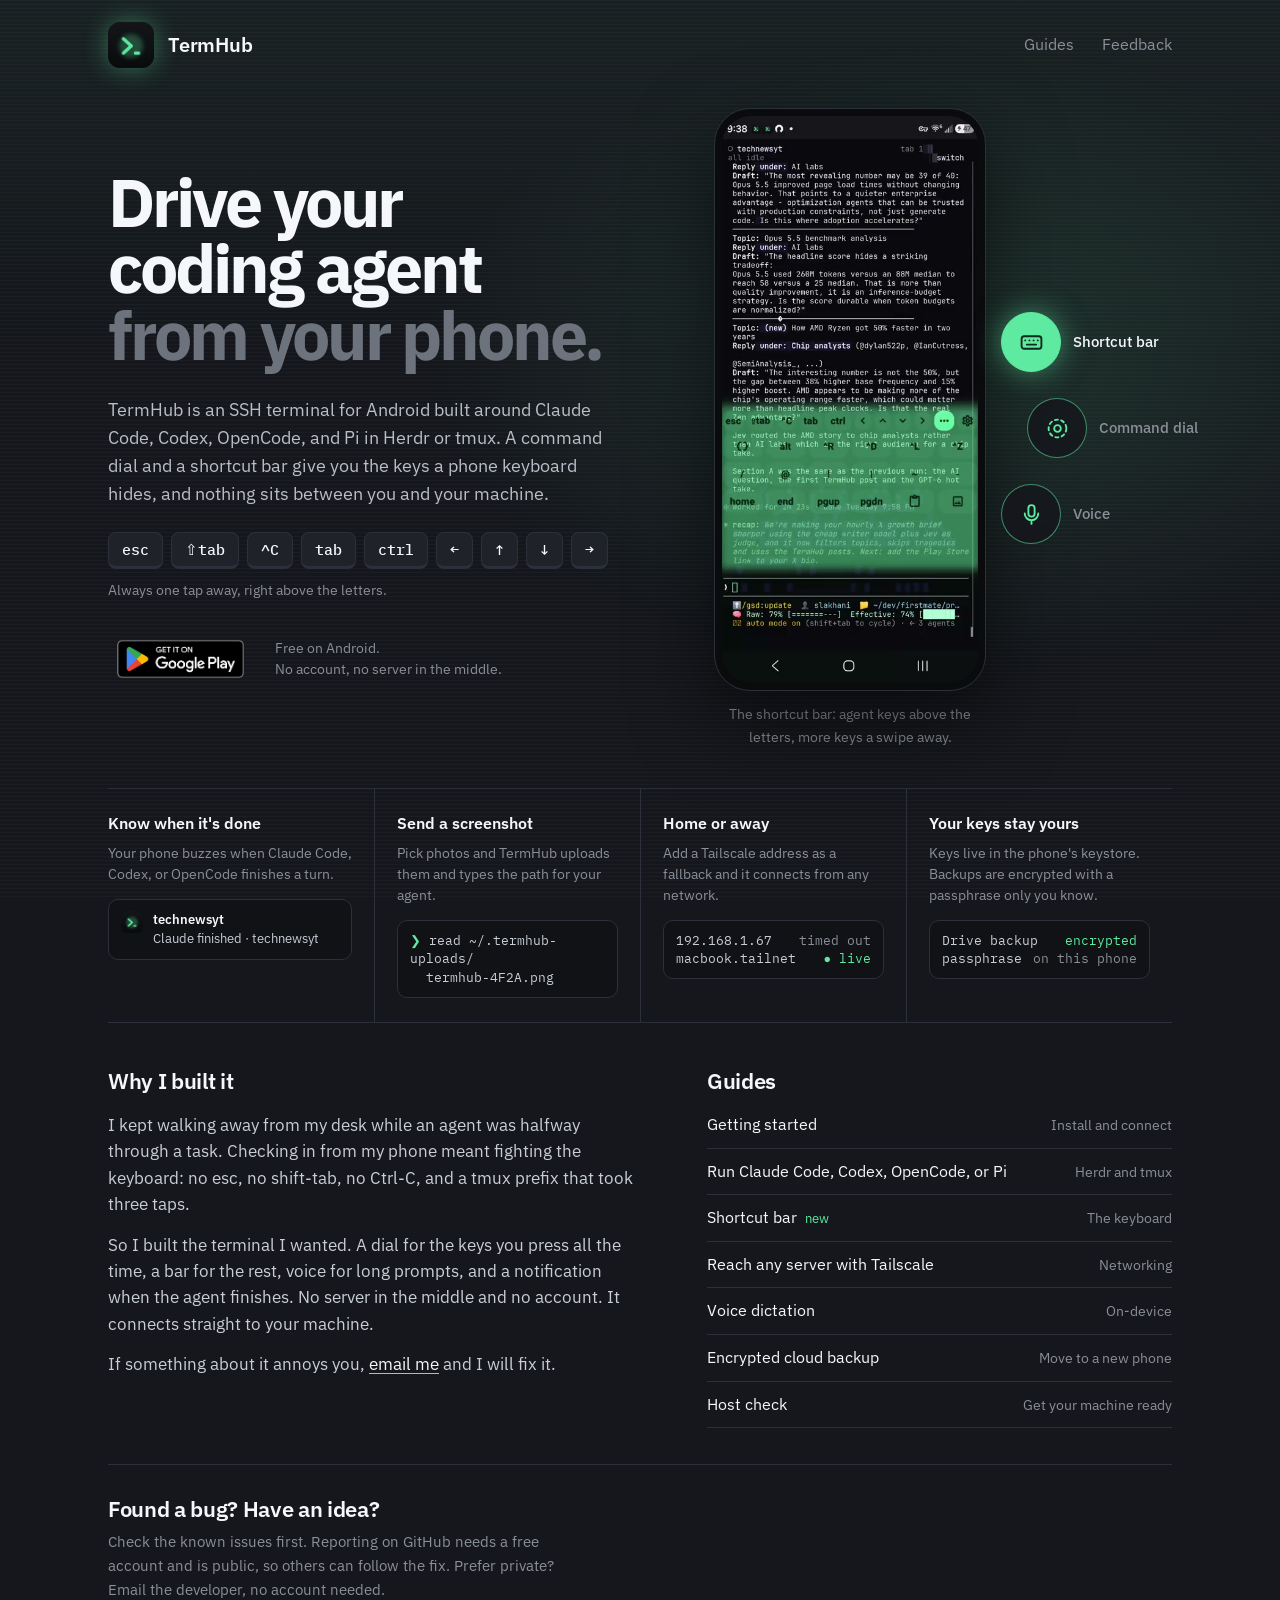
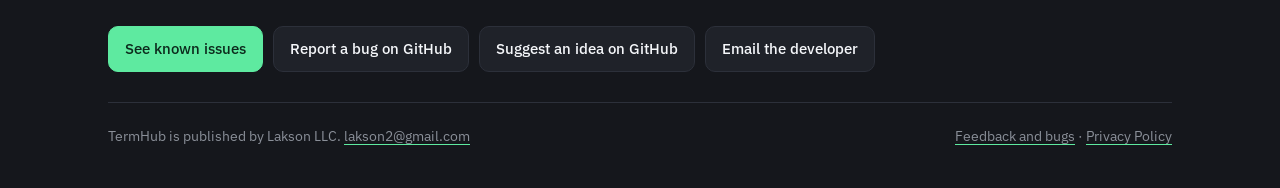
<file: index.html>
<!doctype html>
<html lang="en">
<head>
  <meta charset="utf-8" />
  <meta name="viewport" content="width=device-width, initial-scale=1" />
  <title>TermHub</title>
  <meta name="description" content="TermHub is an SSH terminal for Android built to drive Claude Code, Codex, OpenCode, and Pi in Herdr or tmux from your phone." />
  <link rel="icon" type="image/png" href="logo.png" />
  <link rel="canonical" href="https://lakson-llc.github.io/termhub-site/" />
  <meta property="og:type" content="website" />
  <meta property="og:site_name" content="TermHub" />
  <meta property="og:url" content="https://lakson-llc.github.io/termhub-site/" />
  <meta property="og:title" content="TermHub: drive your coding agent from your phone" />
  <meta property="og:description" content="An SSH terminal for Android built around Claude Code, Codex, OpenCode, and Pi in Herdr or tmux. Free on Google Play." />
  <meta property="og:image" content="https://lakson-llc.github.io/termhub-site/og.png" />
  <meta property="og:image:width" content="1200" />
  <meta property="og:image:height" content="630" />
  <meta property="og:image:alt" content="TermHub: Drive your coding agent from your phone, with the shortcut bar keys and the app on a phone." />
  <meta name="twitter:card" content="summary_large_image" />
  <meta name="twitter:title" content="TermHub: drive your coding agent from your phone" />
  <meta name="twitter:description" content="An SSH terminal for Android built around Claude Code, Codex, OpenCode, and Pi in Herdr or tmux. Free on Google Play." />
  <meta name="twitter:image" content="https://lakson-llc.github.io/termhub-site/og.png" />
  <link rel="preconnect" href="https://fonts.googleapis.com" />
  <link rel="preconnect" href="https://fonts.gstatic.com" crossorigin />
  <link href="https://fonts.googleapis.com/css2?family=IBM+Plex+Mono:wght@400;500&family=IBM+Plex+Sans:wght@400;500;600;700&display=swap" rel="stylesheet" />
  <style>
    /* Tokens are the app's own termhub-dark palette and its IBM Plex fonts,
       so the page looks like the product rather than a template. */
    :root {
      --bg: #15171c; --surface: #1f2229; --border: #2c303a;
      --text: #f5f7fa; --muted: #8a8f98; --mint: #5eeaa0; --mint-ink: #0c2a1c; --amber: #f2c46d;
      --sans: "IBM Plex Sans", system-ui, sans-serif;
      --mono: "IBM Plex Mono", ui-monospace, monospace;
    }
    * { box-sizing: border-box; }
    body { margin: 0; background: var(--bg); color: var(--text); font: 400 16px/1.6 var(--sans); -webkit-font-smoothing: antialiased; }
    a { color: var(--text); text-decoration-color: var(--mint); text-underline-offset: 3px; }
    a:focus-visible, button:focus-visible { outline: 2px solid var(--mint); outline-offset: 4px; border-radius: 6px; }
    .wrap { max-width: 1120px; margin: 0 auto; padding: 0 28px; }

    .topbar { display: flex; align-items: center; justify-content: space-between; padding: 22px 0; }
    .brand { display: flex; align-items: center; gap: 14px; text-decoration: none; font-weight: 600; font-size: 20px; letter-spacing: -0.01em; }
    .brand img { width: 46px; height: 46px; border-radius: 12px; box-shadow: 0 0 24px rgba(94,234,160,.4); }
    .topbar nav { display: flex; gap: 28px; font-size: 16px; }
    .topbar nav a { color: var(--muted); text-decoration: none; }
    .topbar nav a:hover { color: var(--text); }

    /* Hero: a big two-line headline across the page, then the pitch beside the phone. */
    h1 { font-weight: 700; font-size: clamp(40px, 5.6vw, 68px); line-height: 0.98; letter-spacing: -0.045em; margin: 0 0 28px; }
    h1 span { display: block; }
    h1 .dim { color: #6d737d; }
    .hero { display: grid; grid-template-columns: minmax(0, 1fr) auto; gap: 40px; align-items: center; margin-top: 18px; }
    .pitch { min-width: 0; }
    .lede { color: #b9bec7; font-size: 18px; line-height: 1.55; margin: 0 0 24px; max-width: 46ch; }
    .keys { display: flex; flex-wrap: wrap; gap: 8px; margin: 0 0 10px; padding: 0; list-style: none; }
    .keys li { font: 500 15px var(--mono); padding: 7px 13px; border: 1px solid var(--border); border-bottom-width: 3px; border-radius: 8px; background: var(--surface); }
    .keys-note { color: var(--muted); font-size: 14px; margin: 0 0 30px; }
    .get { display: flex; align-items: center; gap: 22px; flex-wrap: wrap; }
    .get img { height: 56px; width: auto; display: block; }
    .get p { margin: 0; color: var(--muted); font-size: 14px; line-height: 1.5; }

    .demo { position: relative; padding-right: 186px; }
    .phone { width: 272px; aspect-ratio: 1440 / 3088; padding: 7px; border-radius: 36px; background: #0a0b0d; border: 1px solid var(--border); box-shadow: 0 30px 80px rgba(0,0,0,.55); }
    .phone { position: relative; }
    .screen { position: relative; width: 100%; height: 100%; border-radius: 29px; overflow: hidden; background: #0a0b0d; }
    /* All three clips stay loaded and stacked; switching cross-fades between them. */
    .screen video { position: absolute; inset: 0; width: 100%; height: 100%; display: block; object-fit: cover; opacity: 0; transition: opacity .28s ease; }
    .screen video.on { opacity: 1; }
    @media (prefers-reduced-motion: reduce) { .screen video { transition: none; } }
    /* Three buttons on an arc against the phone, like the app's dial satellites. */
    .sats { position: absolute; right: 0; top: 50%; transform: translateY(-50%); list-style: none; margin: 0; padding: 0; display: flex; flex-direction: column; gap: 26px; }
    .sats li:nth-child(2) { transform: translateX(26px); }
    .sat { display: flex; align-items: center; gap: 12px; background: none; border: 0; padding: 0; cursor: pointer; font: inherit; color: var(--muted); text-align: left; margin-left: -34px; }
    .sat .knob { width: 60px; height: 60px; border-radius: 50%; display: grid; place-items: center; flex: 0 0 auto; color: var(--mint); background: rgba(21,23,28,.86); border: 1.5px solid rgba(94,234,160,.55); backdrop-filter: blur(6px); }
    .sat .knob svg { width: 25px; height: 25px; }
    .sat span.l { font-size: 15px; font-weight: 500; white-space: nowrap; }
    .sat:hover span.l, .sat[aria-pressed="true"] span.l { color: var(--text); }
    .sat[aria-pressed="true"] .knob { background: var(--mint); color: var(--mint-ink); border-color: var(--mint); box-shadow: 0 0 28px rgba(94,234,160,.5); }
    .caption { color: var(--muted); font-size: 14px; margin: 12px 0 0; width: 272px; text-align: center; min-height: 3em; }

    /* One row of proof: each fact shown with a small piece of the real app. */
    .proof { display: grid; grid-template-columns: repeat(4, minmax(0, 1fr)); border-top: 1px solid var(--border); border-bottom: 1px solid var(--border); margin-top: 40px; }
    .proof > div { padding: 22px 22px 24px; border-left: 1px solid var(--border); min-width: 0; }
    .proof > div:first-child { border-left: 0; padding-left: 0; }
    .proof h3 { font-size: 16px; font-weight: 600; margin: 0 0 6px; }
    .proof p { color: var(--muted); font-size: 14px; line-height: 1.5; margin: 0 0 14px; }
    .ui { font: 400 12.5px/1.5 var(--mono); background: #101216; border: 1px solid var(--border); border-radius: 10px; padding: 10px 12px; color: #c9ced6; overflow: hidden; }
    .ui .row { display: flex; justify-content: space-between; gap: 8px; white-space: nowrap; }
    .ui .ok { color: var(--mint); }
    .ui .mute { color: var(--muted); }
    .ui .warn { color: var(--amber); }
    .toast { display: flex; gap: 10px; align-items: flex-start; font-family: var(--sans); font-size: 13px; }
    .toast img { width: 22px; height: 22px; border-radius: 6px; flex: 0 0 auto; margin-top: 1px; }
    .toast b { display: block; color: var(--text); font-weight: 600; }

    /* Below: plain columns, no cards. */
    .more { display: grid; grid-template-columns: minmax(0, 1.15fr) minmax(0, 1fr); gap: 64px; padding: 40px 0 36px; }
    h2 { font-size: 22px; font-weight: 600; letter-spacing: -0.015em; margin: 0 0 14px; }
    .story p { color: #c9ced6; font-size: 16.5px; margin: 0 0 14px; max-width: 58ch; }
    .guides ol { list-style: none; margin: 0; padding: 0; }
    .guides a { display: flex; justify-content: space-between; align-items: baseline; gap: 16px; padding: 10px 0; border-bottom: 1px solid var(--border); text-decoration: none; }
    .guides li:first-child a { padding-top: 0; }
    .guides a:hover .t { color: var(--mint); }
    .guides .d { color: var(--muted); font-size: 14px; text-align: right; }
    .guides .fresh { color: var(--mint); font-size: 13px; margin-left: 8px; }


    /* Page backdrop: faint scanlines with a soft mint glow, like a terminal screen. */
    body::before { content: ""; position: fixed; inset: 0; z-index: -1; pointer-events: none;
      background:
        repeating-linear-gradient(rgba(255,255,255,.028) 0 1px, transparent 1px 4px),
        radial-gradient(60% 50% at 75% 40%, rgba(94,234,160,.13), transparent 70%),
        linear-gradient(180deg, rgba(94,234,160,.05), transparent 40%); }


    /* Feedback: one quiet row, two actions, no form. */
    .feedback { display: flex; align-items: center; justify-content: space-between; gap: 24px; flex-wrap: wrap; padding: 26px 0 30px; border-top: 1px solid var(--border); }
    .feedback h2 { margin: 0 0 4px; }
    .feedback p { margin: 0; color: var(--muted); font-size: 15px; max-width: 52ch; }
    .feedback .acts { display: flex; gap: 10px; flex-wrap: wrap; }
    .feedback .acts a { display: inline-flex; align-items: center; gap: 8px; padding: 10px 16px; border-radius: 10px; border: 1px solid var(--border); background: var(--surface); color: var(--text); text-decoration: none; font-size: 15px; font-weight: 500; }
    .feedback .acts a:hover { border-color: var(--mint); }
    .feedback .acts a.primary { background: var(--mint); color: var(--mint-ink); border-color: var(--mint); }
    footer { display: flex; justify-content: space-between; gap: 16px; flex-wrap: wrap; padding: 22px 0 40px; border-top: 1px solid var(--border); color: var(--muted); font-size: 14px; }
    footer a { color: var(--muted); }

    @media (max-width: 980px) {
      .proof { grid-template-columns: repeat(2, minmax(0, 1fr)); }
      .proof > div:nth-child(3) { border-left: 0; padding-left: 0; }
      .proof > div:nth-child(n+3) { border-top: 1px solid var(--border); }
    }
    @media (max-width: 860px) {
      .hero { grid-template-columns: 1fr; gap: 32px; margin-top: 24px; }
      .demo { padding-right: 0; margin-top: 0; display: flex; flex-direction: column; align-items: center; }
      .sats { position: static; transform: none; flex-direction: row; gap: 18px; margin-top: 18px; }
      .sats li:nth-child(2) { transform: none; }
      .sat { flex-direction: column; margin-left: 0; gap: 6px; }
      .more { grid-template-columns: 1fr; gap: 36px; }
    }
    @media (max-width: 560px) {
      .proof { grid-template-columns: 1fr; }
      .proof > div { border-left: 0; padding-left: 0; padding-right: 0; }
      .proof > div + div { border-top: 1px solid var(--border); }
    }
  </style>
</head>
<body>
  <div class="wrap">
    <header class="topbar">
      <a class="brand" href="./"><img src="logo.png" alt="" />TermHub</a>
      <nav><a href="#guides">Guides</a><a href="#feedback">Feedback</a></nav>
    </header>

    <main>
      <section class="hero">
        <div class="pitch">
          <h1><span>Drive your</span><span>coding agent</span><span class="dim">from your phone.</span></h1>
          <p class="lede">TermHub is an SSH terminal for Android built around Claude Code, Codex, OpenCode, and Pi in Herdr or tmux. A command dial and a shortcut bar give you the keys a phone keyboard hides, and nothing sits between you and your machine.</p>
          <ul class="keys" aria-label="Keys on the shortcut bar">
            <li>esc</li><li>&#8679;tab</li><li>^C</li><li>tab</li><li>ctrl</li><li>&larr;</li><li>&uarr;</li><li>&darr;</li><li>&rarr;</li>
          </ul>
          <p class="keys-note">Always one tap away, right above the letters.</p>
          <div class="get">
            <a href="https://play.google.com/store/apps/details?id=com.lakson.termhub"><img src="google-play-badge.png" alt="Get it on Google Play" /></a>
            <p>Free on Android.<br />No account, no server in the middle.</p>
          </div>
        </div>

        <div class="demo">
          <div class="phone">
            <div class="screen" aria-describedby="caption">
              <video class="on" data-clip="bar" src="guides/media/shortcut-bar.mp4?v=2" poster="guides/media/shortcut-bar-first.jpg?v=2" autoplay loop muted playsinline preload="auto"></video>
              <video data-clip="dial" src="media/demo-dial.mp4?v=2" poster="media/demo-dial-first.jpg?v=2" loop muted playsinline preload="auto"></video>
              <video data-clip="voice" src="media/demo-voice.mp4?v=2" poster="media/demo-voice-first.jpg?v=2" loop muted playsinline preload="auto"></video>
            </div>
          </div>
          <p class="caption" id="caption">The shortcut bar: agent keys above the letters, more keys a swipe away.</p>
          <ul class="sats">
            <li><button class="sat" type="button" data-clip="bar" aria-pressed="true" data-caption="The shortcut bar: agent keys above the letters, more keys a swipe away.">
              <span class="knob" aria-hidden="true"><svg viewBox="0 0 24 24" fill="none" stroke="currentColor" stroke-width="1.8" stroke-linecap="round" stroke-linejoin="round"><rect x="2.5" y="6" width="19" height="12" rx="2.5"/><path d="M6 10h.01M10 10h.01M14 10h.01M18 10h.01M7.5 14h9"/></svg></span><span class="l">Shortcut bar</span>
            </button></li>
            <li><button class="sat" type="button" data-clip="dial" aria-pressed="false" data-caption="The command dial: common keys, saved commands, voice, and images under one thumb.">
              <span class="knob" aria-hidden="true"><svg viewBox="0 0 24 24" fill="none" stroke="currentColor" stroke-width="1.8" stroke-linecap="round"><circle cx="12" cy="12" r="3.2"/><circle cx="12" cy="12" r="8.5" stroke-dasharray="3 3.2"/></svg></span><span class="l">Command dial</span>
            </button></li>
            <li><button class="sat" type="button" data-clip="voice" aria-pressed="false" data-caption="Voice: dictate a long prompt, transcribed on the phone.">
              <span class="knob" aria-hidden="true"><svg viewBox="0 0 24 24" fill="none" stroke="currentColor" stroke-width="1.8" stroke-linecap="round" stroke-linejoin="round"><rect x="9" y="3" width="6" height="11" rx="3"/><path d="M5.5 11a6.5 6.5 0 0 0 13 0M12 17.5V21"/></svg></span><span class="l">Voice</span>
            </button></li>
          </ul>
        </div>
      </section>

      <section class="proof" aria-label="What else it does">
        <div>
          <h3>Know when it's done</h3>
          <p>Your phone buzzes when Claude Code, Codex, or OpenCode finishes a turn.</p>
          <div class="ui toast"><img src="logo.png" alt="" /><span><b>technewsyt</b>Claude finished &middot; technewsyt</span></div>
        </div>
        <div>
          <h3>Send a screenshot</h3>
          <p>Pick photos and TermHub uploads them and types the path for your agent.</p>
          <div class="ui"><span class="ok">&#10095;</span> read ~/.termhub-uploads/<br />&nbsp;&nbsp;termhub-4F2A.png</div>
        </div>
        <div>
          <h3>Home or away</h3>
          <p>Add a Tailscale address as a fallback and it connects from any network.</p>
          <div class="ui"><div class="row"><span>192.168.1.67</span><span class="mute">timed out</span></div><div class="row"><span>macbook.tailnet</span><span class="ok">&#9679; live</span></div></div>
        </div>
        <div>
          <h3>Your keys stay yours</h3>
          <p>Keys live in the phone's keystore. Backups are encrypted with a passphrase only you know.</p>
          <div class="ui"><div class="row"><span>Drive backup</span><span class="ok">encrypted</span></div><div class="row"><span>passphrase</span><span class="mute">on this phone</span></div></div>
        </div>
      </section>

      <section class="more">
        <div class="story">
          <h2>Why I built it</h2>
          <p>I kept walking away from my desk while an agent was halfway through a task. Checking in from my phone meant fighting the keyboard: no esc, no shift-tab, no Ctrl-C, and a tmux prefix that took three taps.</p>
          <p>So I built the terminal I wanted. A dial for the keys you press all the time, a bar for the rest, voice for long prompts, and a notification when the agent finishes. No server in the middle and no account. It connects straight to your machine.</p>
          <p>If something about it annoys you, <a href="mailto:lakson2@gmail.com">email me</a> and I will fix it.</p>
        </div>
        <div class="guides" id="guides">
          <h2>Guides</h2>
          <ol>
            <li><a href="guides/getting-started.html"><span class="t">Getting started</span><span class="d">Install and connect</span></a></li>
            <li><a href="guides/agents.html"><span class="t">Run Claude Code, Codex, OpenCode, or Pi</span><span class="d">Herdr and tmux</span></a></li>
            <li><a href="guides/keyboard.html"><span class="t">Shortcut bar<span class="fresh">new</span></span><span class="d">The keyboard</span></a></li>
            <li><a href="guides/tailscale.html"><span class="t">Reach any server with Tailscale</span><span class="d">Networking</span></a></li>
            <li><a href="guides/voice.html"><span class="t">Voice dictation</span><span class="d">On-device</span></a></li>
            <li><a href="guides/backup.html"><span class="t">Encrypted cloud backup</span><span class="d">Move to a new phone</span></a></li>
            <li><a href="guides/host-check.html"><span class="t">Host check</span><span class="d">Get your machine ready</span></a></li>
          </ol>
        </div>
      </section>

      <section class="feedback" id="feedback">
        <div>
          <h2>Found a bug? Have an idea?</h2>
          <p>Check the known issues first. Reporting on GitHub needs a free account and is public, so others can follow the fix. Prefer private? Email the developer, no account needed.</p>
        </div>
        <div class="acts">
          <a class="primary" href="https://github.com/lakson-llc/termhub-issues/issues">See known issues</a>
          <a href="https://github.com/lakson-llc/termhub-issues/issues/new?template=bug_report.yml">Report a bug on GitHub</a>
          <a href="https://github.com/lakson-llc/termhub-issues/issues/new?template=feature_request.yml">Suggest an idea on GitHub</a>
          <a href="mailto:lakson2@gmail.com?subject=TermHub%20bug%20report">Email the developer</a>
        </div>
      </section>
    </main>

    <footer>
      <span>TermHub is published by Lakson LLC. <a href="mailto:lakson2@gmail.com">lakson2@gmail.com</a></span>
      <span><a href="#feedback">Feedback and bugs</a> &middot; <a href="privacy.html">Privacy Policy</a></span>
    </footer>
  </div>
  <script>
    (function () {
      var clips = document.querySelectorAll('.screen video');
      var caption = document.getElementById('caption');
      var reduce = window.matchMedia('(prefers-reduced-motion: reduce)').matches;
      var sats = document.querySelectorAll('.sat');
      sats.forEach(function (btn) {
        btn.addEventListener('click', function () {
          if (btn.getAttribute('aria-pressed') === 'true') return;
          sats.forEach(function (b) { b.setAttribute('aria-pressed', b === btn ? 'true' : 'false'); });
          caption.textContent = btn.dataset.caption;
          clips.forEach(function (v) {
            var on = v.dataset.clip === btn.dataset.clip;
            if (on) {
              // Always restart from the first frame: seek while paused, then
              // play only once the seek has landed.
              v.pause();
              var start = function () {
                if (!reduce) { var p = v.play(); if (p && p.catch) p.catch(function () {}); }
              };
              if (v.currentTime === 0) { start(); }
              else { v.addEventListener('seeked', start, { once: true }); v.currentTime = 0; }
            } else if (!v.paused || v.currentTime !== 0) {
              v.pause();
              // Rewind after it has faded out, so it is ready at frame one.
              setTimeout(function () { if (!v.classList.contains('on')) v.currentTime = 0; }, 320);
            }
            v.classList.toggle('on', on);
          });
        });
      });

      if (reduce) clips.forEach(function (v) { v.removeAttribute('autoplay'); v.pause(); });
    })();
  </script>
</body>
</html>
</file>
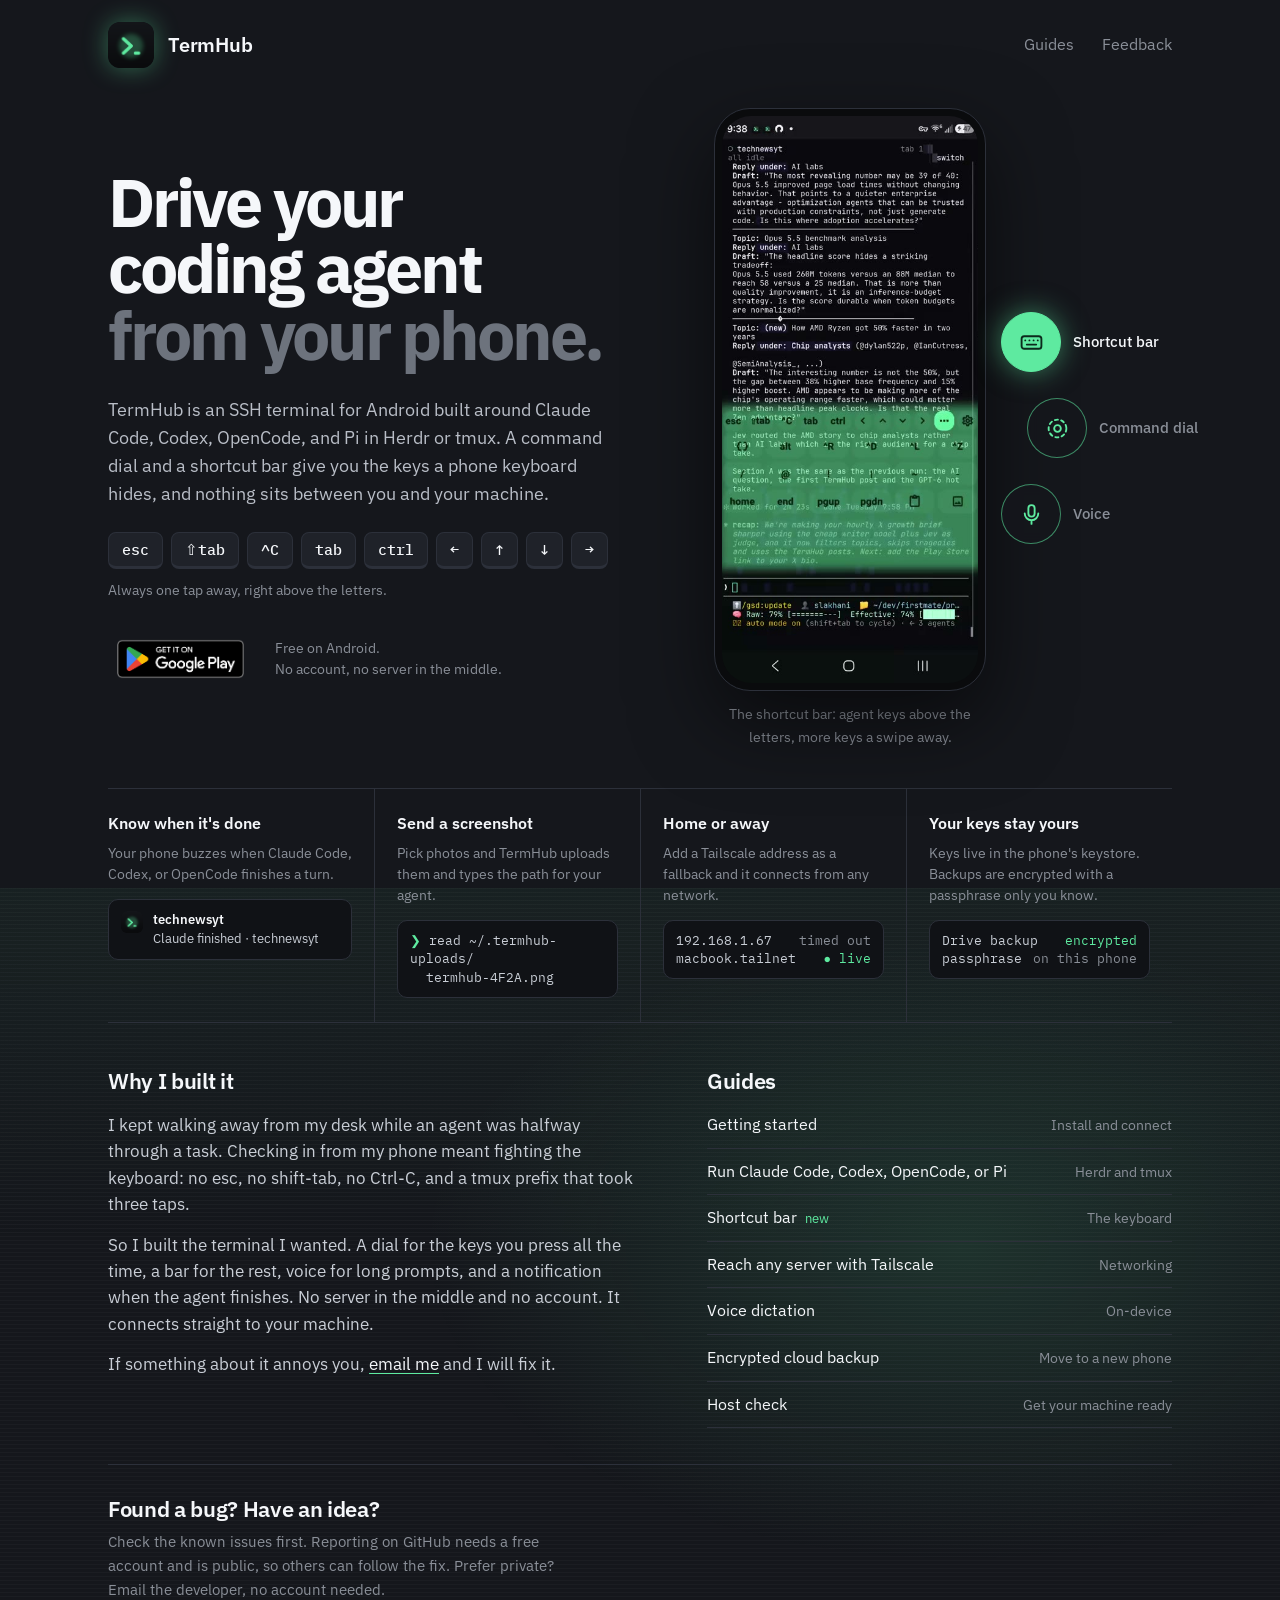
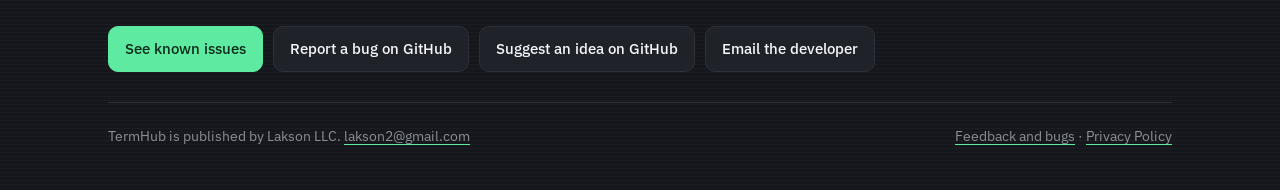
<file: guides/index.html>
<!doctype html><html><head><meta charset="utf-8"><meta http-equiv="refresh" content="0; url=../#guides"><link rel="canonical" href="../"><title>TermHub Guides</title></head><body style="background:#0d0f14;color:#9aa4b2;font-family:sans-serif;padding:40px">Redirecting to <a href="../#guides" style="color:#34d399">TermHub</a>.</body></html>
</file>
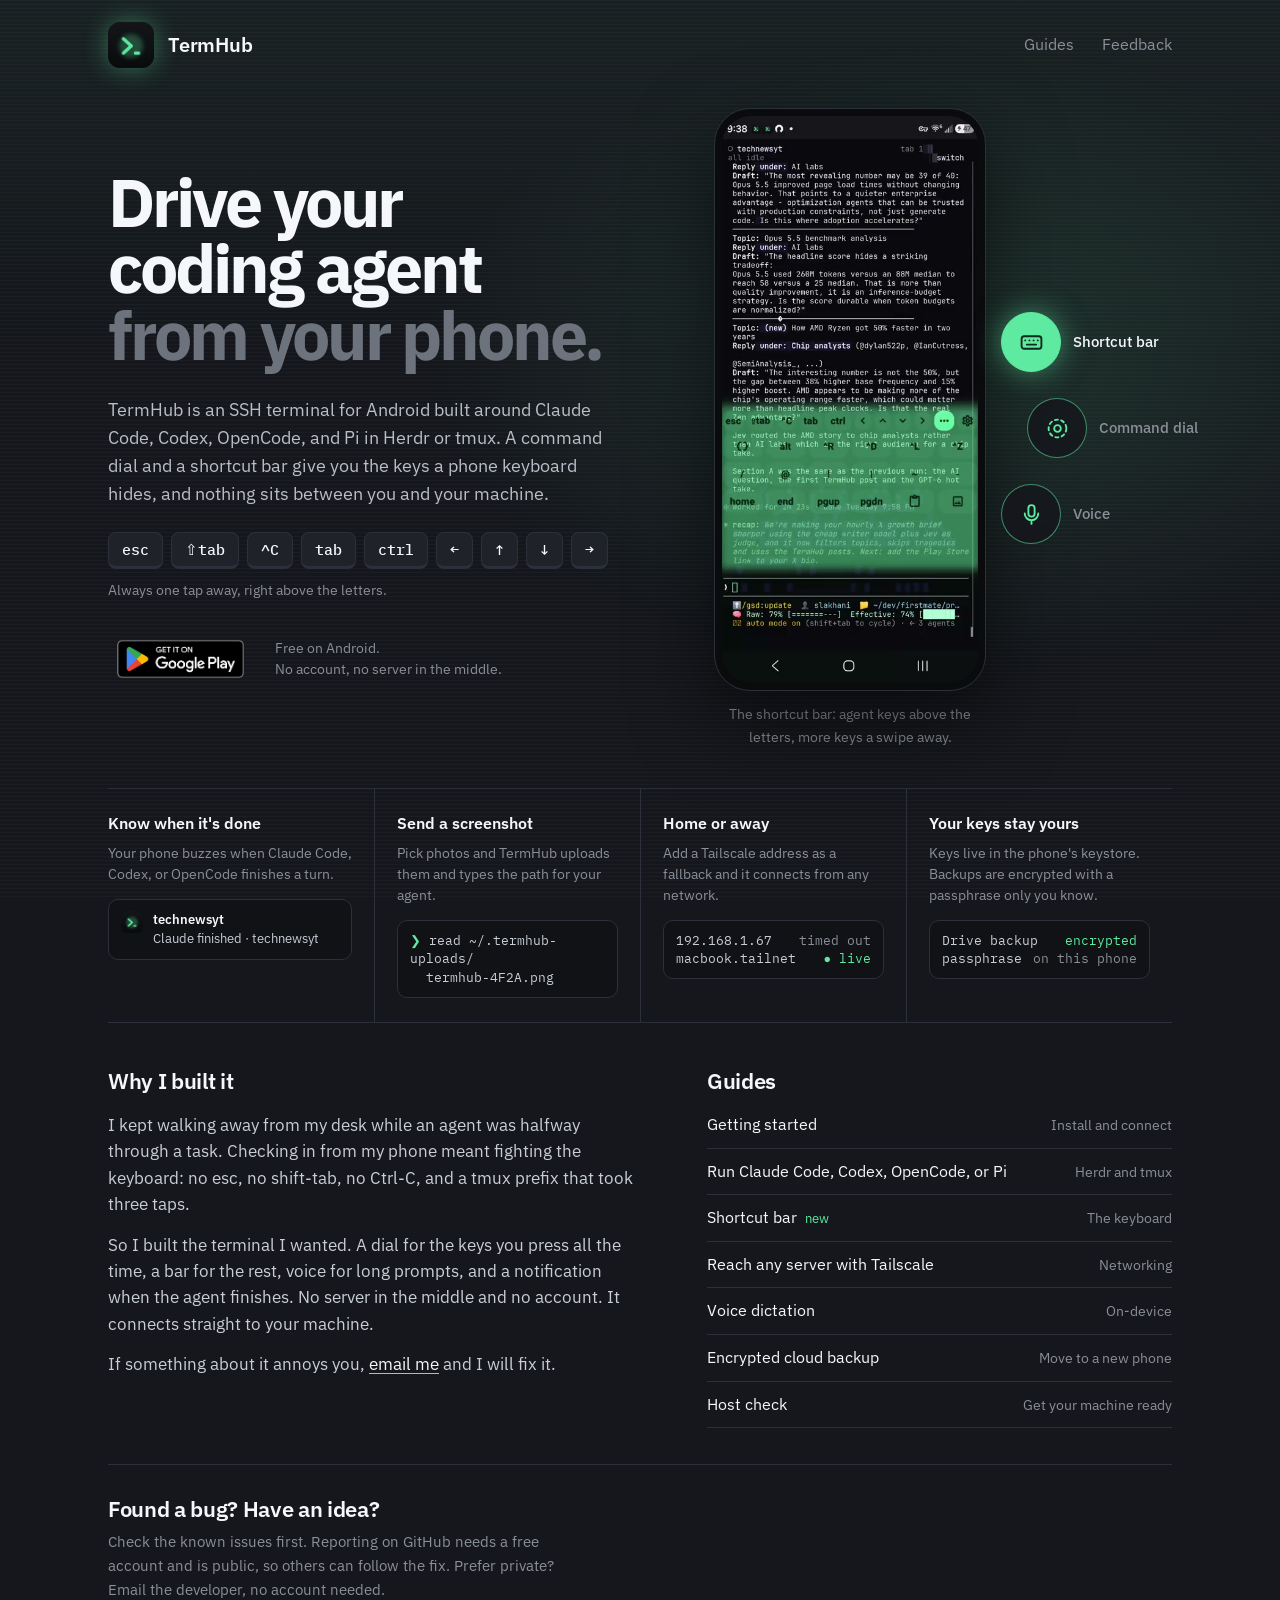
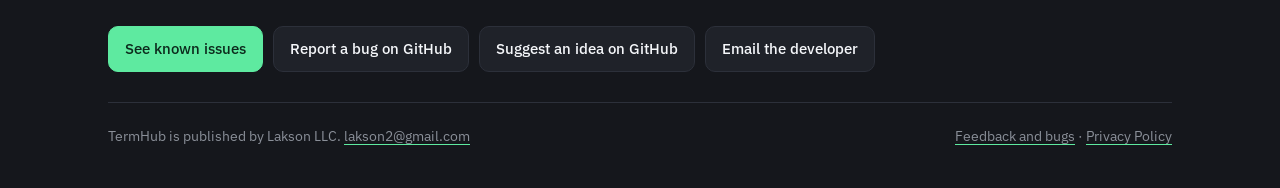
<file: v2/index.html>
<!doctype html><html><head><meta charset="utf-8"><meta http-equiv="refresh" content="0; url=../"><link rel="canonical" href="../"><title>TermHub</title></head><body style="background:#15171c"></body></html>
</file>
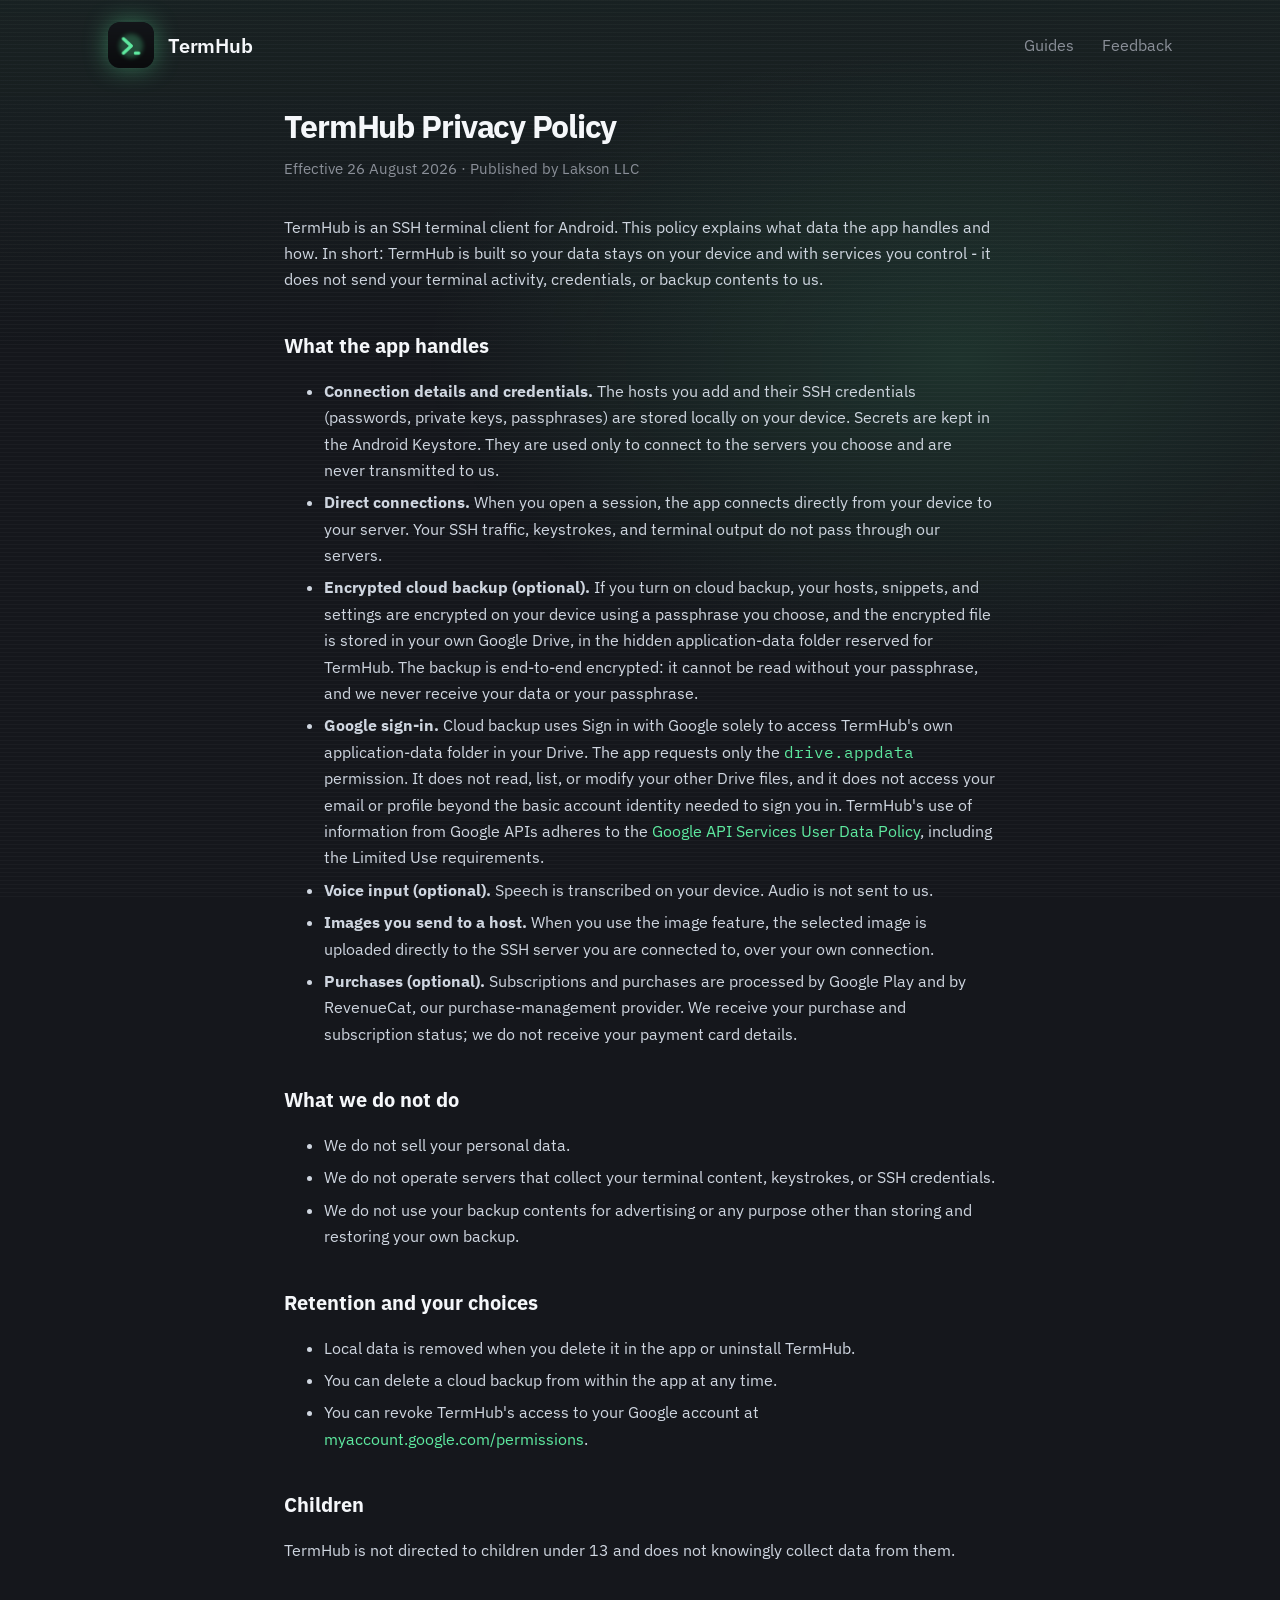
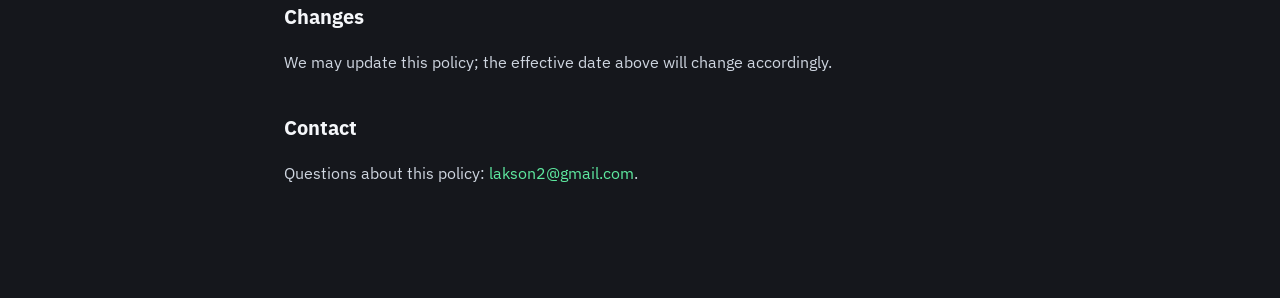
<file: privacy.html>
<!doctype html>
<html lang="en">
<head>
  <meta charset="utf-8" />
  <meta name="viewport" content="width=device-width, initial-scale=1" />
  <title>TermHub - Privacy Policy</title>
  <style>
    :root {
      --bg: #0d0f14; --surface: #161a22; --border: #262b36;
      --text: #e6e9ef; --muted: #9aa4b2; --accent2: #34d399;
    }
    * { box-sizing: border-box; }
    body { margin: 0; background: var(--bg); color: var(--text);
      font-family: -apple-system, BlinkMacSystemFont, "Segoe UI", Roboto, Helvetica, Arial, sans-serif; line-height: 1.65; }
    .wrap { max-width: 760px; margin: 0 auto; padding: 56px 24px 96px; }
    h1 { font-size: 32px; margin: 0 0 4px; letter-spacing: -0.4px; }
    .eff { color: var(--muted); margin: 0 0 32px; font-size: 15px; }
    h2 { font-size: 20px; margin: 36px 0 8px; }
    p, li { color: #cfd6e0; }
    li { margin: 6px 0; }
    a { color: var(--accent2); text-decoration: none; }
    a:hover { text-decoration: underline; }
    code { font-family: ui-monospace, SFMono-Regular, Menlo, monospace; color: var(--accent2); }
    .back { display: inline-block; margin-bottom: 24px; color: var(--muted); }
  </style>
<link rel="preconnect" href="https://fonts.googleapis.com" />
<link rel="preconnect" href="https://fonts.gstatic.com" crossorigin />
<link href="https://fonts.googleapis.com/css2?family=IBM+Plex+Mono:wght@400;500&family=IBM+Plex+Sans:wght@400;500;600;700&display=swap" rel="stylesheet" />
<link rel="canonical" href="https://lakson-llc.github.io/termhub-site/privacy.html" />
<meta name="description" content="How TermHub handles your data: connections go straight from your phone to your server, secrets stay in the device keystore, and backups are encrypted with a passphrase only you hold." />
<meta property="og:type" content="website" />
<meta property="og:site_name" content="TermHub" />
<meta property="og:url" content="https://lakson-llc.github.io/termhub-site/privacy.html" />
<meta property="og:title" content="TermHub Privacy Policy" />
<meta property="og:description" content="How TermHub handles your data: connections go straight from your phone to your server, secrets stay in the device keystore, and backups are encrypted with a passphrase only you hold." />
<meta property="og:image" content="https://lakson-llc.github.io/termhub-site/og.png" />
<meta property="og:image:width" content="1200" />
<meta property="og:image:height" content="630" />
<meta property="og:image:alt" content="TermHub: Drive your coding agent from your phone." />
<meta name="twitter:card" content="summary_large_image" />
<meta name="twitter:title" content="TermHub Privacy Policy" />
<meta name="twitter:description" content="How TermHub handles your data: connections go straight from your phone to your server, secrets stay in the device keystore, and backups are encrypted with a passphrase only you hold." />
<meta name="twitter:image" content="https://lakson-llc.github.io/termhub-site/og.png" />
<link rel="stylesheet" href="site.css" />
</head>
<body>
<header class="site-top"><a class="brand" href="./"><img src="./logo.png" alt="" />TermHub</a><nav><a href="./#guides">Guides</a><a href="./#feedback">Feedback</a></nav></header>
  <div class="wrap">
    <h1>TermHub Privacy Policy</h1>
    <p class="eff">Effective 26 August 2026 &middot; Published by Lakson LLC</p>

    <p>TermHub is an SSH terminal client for Android. This policy explains what data the app handles and how. In short: TermHub is built so your data stays on your device and with services you control - it does not send your terminal activity, credentials, or backup contents to us.</p>

    <h2>What the app handles</h2>
    <ul>
      <li><strong>Connection details and credentials.</strong> The hosts you add and their SSH credentials (passwords, private keys, passphrases) are stored locally on your device. Secrets are kept in the Android Keystore. They are used only to connect to the servers you choose and are never transmitted to us.</li>
      <li><strong>Direct connections.</strong> When you open a session, the app connects directly from your device to your server. Your SSH traffic, keystrokes, and terminal output do not pass through our servers.</li>
      <li><strong>Encrypted cloud backup (optional).</strong> If you turn on cloud backup, your hosts, snippets, and settings are encrypted on your device using a passphrase you choose, and the encrypted file is stored in your own Google Drive, in the hidden application-data folder reserved for TermHub. The backup is end-to-end encrypted: it cannot be read without your passphrase, and we never receive your data or your passphrase.</li>
      <li><strong>Google sign-in.</strong> Cloud backup uses Sign in with Google solely to access TermHub's own application-data folder in your Drive. The app requests only the <code>drive.appdata</code> permission. It does not read, list, or modify your other Drive files, and it does not access your email or profile beyond the basic account identity needed to sign you in. TermHub's use of information from Google APIs adheres to the <a href="https://developers.google.com/terms/api-services-user-data-policy">Google API Services User Data Policy</a>, including the Limited Use requirements.</li>
      <li><strong>Voice input (optional).</strong> Speech is transcribed on your device. Audio is not sent to us.</li>
      <li><strong>Images you send to a host.</strong> When you use the image feature, the selected image is uploaded directly to the SSH server you are connected to, over your own connection.</li>
      <li><strong>Purchases (optional).</strong> Subscriptions and purchases are processed by Google Play and by RevenueCat, our purchase-management provider. We receive your purchase and subscription status; we do not receive your payment card details.</li>
    </ul>

    <h2>What we do not do</h2>
    <ul>
      <li>We do not sell your personal data.</li>
      <li>We do not operate servers that collect your terminal content, keystrokes, or SSH credentials.</li>
      <li>We do not use your backup contents for advertising or any purpose other than storing and restoring your own backup.</li>
    </ul>

    <h2>Retention and your choices</h2>
    <ul>
      <li>Local data is removed when you delete it in the app or uninstall TermHub.</li>
      <li>You can delete a cloud backup from within the app at any time.</li>
      <li>You can revoke TermHub's access to your Google account at <a href="https://myaccount.google.com/permissions">myaccount.google.com/permissions</a>.</li>
    </ul>

    <h2>Children</h2>
    <p>TermHub is not directed to children under 13 and does not knowingly collect data from them.</p>

    <h2>Changes</h2>
    <p>We may update this policy; the effective date above will change accordingly.</p>

    <h2>Contact</h2>
    <p>Questions about this policy: <a href="mailto:lakson2@gmail.com">lakson2@gmail.com</a>.</p>
  </div>
</body>
</html>
</file>
<file: site.css>
/* Shared look for every page: TermHub's own termhub-dark palette and IBM Plex
   fonts, loaded after each guide's inline styles so it re-skins them. */
:root {
  --bg: #15171c; --surface: #1f2229; --surface2: #262a32; --border: #2c303a;
  --text: #f5f7fa; --muted: #8a8f98; --faint: #6d737d;
  --mint: #5eeaa0; --mint-ink: #0c2a1c;
  --accent: #5eeaa0; --accent2: #5eeaa0;
  --sans: "IBM Plex Sans", system-ui, sans-serif;
  --mono: "IBM Plex Mono", ui-monospace, monospace;
}
body { background: var(--bg); color: var(--text); font-family: var(--sans); -webkit-font-smoothing: antialiased; }
a:focus-visible, button:focus-visible { outline: 2px solid var(--mint); outline-offset: 4px; border-radius: 6px; }

/* Header, identical on every page. */
.site-top { max-width: 1120px; margin: 0 auto; padding: 22px 28px; display: flex; align-items: center; justify-content: space-between; }
.site-top .brand { display: flex; align-items: center; gap: 14px; color: var(--text); text-decoration: none; font-weight: 600; font-size: 20px; letter-spacing: -0.01em; }
.site-top .brand img { width: 46px; height: 46px; border-radius: 12px; box-shadow: 0 0 24px rgba(94,234,160,.4); }
.site-top nav { display: flex; gap: 28px; font-size: 16px; }
.site-top nav a { color: var(--muted); text-decoration: none; }
.site-top nav a:hover { color: var(--text); }

/* Guide pages: tighter, calmer type in the app's fonts. */
.wrap { padding-top: 10px; }
h1 { font-family: var(--sans); font-weight: 700; letter-spacing: -0.035em; }
h2, h3 { font-family: var(--sans); }
.lede { color: #b9bec7; }
.step p, section.prose p { color: #c9ced6; }
code, pre, .copybtn, .opt, .checks .lbl, .runline { font-family: var(--mono); }
pre { background: #101216; border-left-color: var(--mint); }
.step::after { color: var(--mint); background: var(--surface); }
.shot-img, .shot-wide, .shot-crop, .demo { border-color: var(--border); }
.pagenav a { background: var(--surface); }
.pagenav a:hover { border-color: var(--mint); transform: none; }
.pagenav .dir { font-family: var(--sans); text-transform: none; letter-spacing: 0; font-size: 13px; }
.cta { background: var(--surface); }
.pill { text-transform: none; letter-spacing: 0; font-family: var(--sans); }
footer { border-top-color: var(--border); }

/* Page backdrop: faint scanlines with a soft mint glow, like a terminal screen. */
body::before { content: ""; position: fixed; inset: 0; z-index: -1; pointer-events: none;
  background:
    repeating-linear-gradient(rgba(255,255,255,.028) 0 1px, transparent 1px 4px),
    radial-gradient(60% 50% at 75% 40%, rgba(94,234,160,.13), transparent 70%),
    linear-gradient(180deg, rgba(94,234,160,.05), transparent 40%); }
</file>
